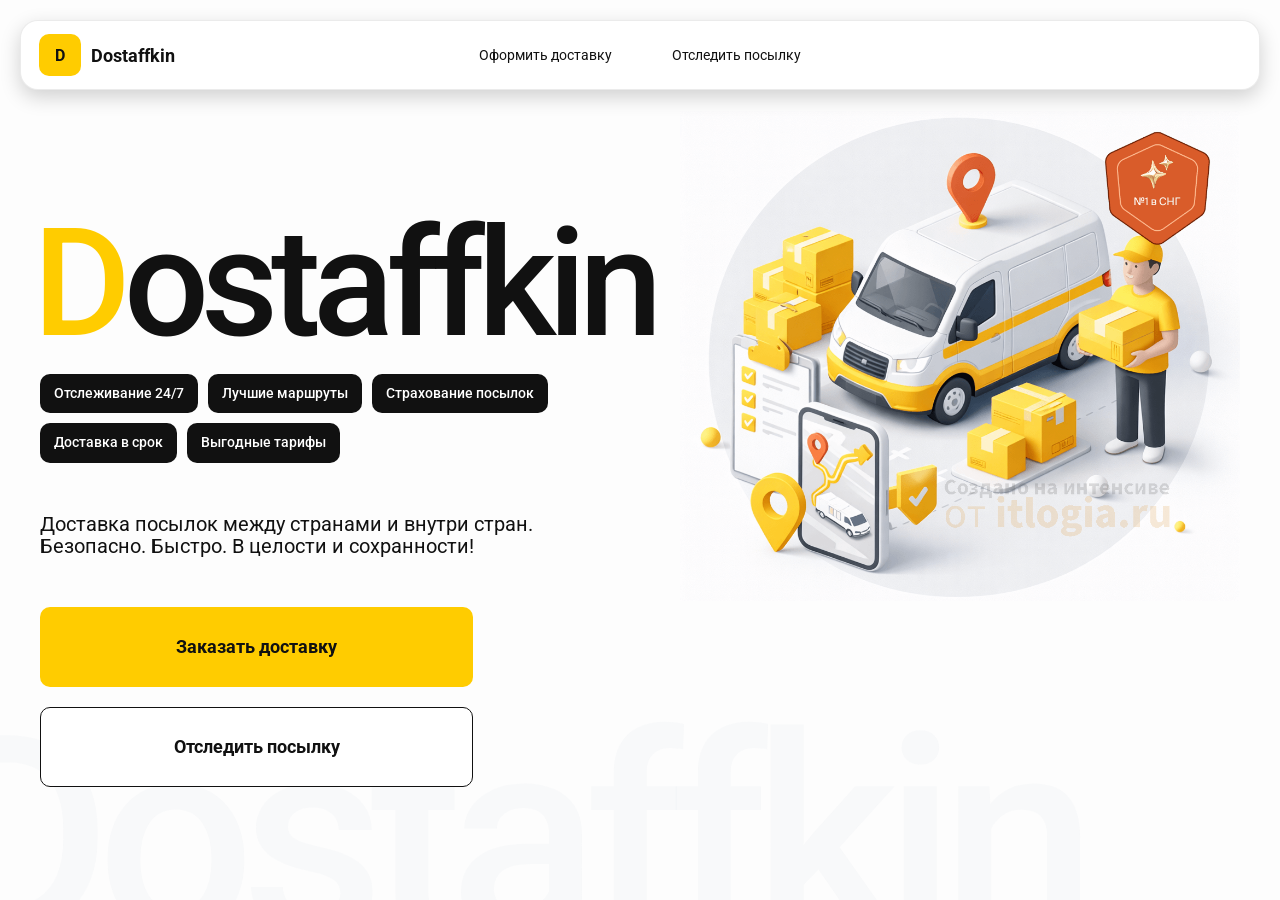
<file: index.html>
<!doctype html>
<html lang="ru">

<head>
    <meta charset="utf-8" />
    <meta name="viewport" content="width=device-width,initial-scale=1,maximum-scale=1,user-scalable=0" />
    <title>Dostaffkin — Доставка посылок между странами и внутри стран. Безопасно. Быстро. В целости и сохранности!
    </title>
    <link rel="stylesheet" href="styles/base.css">
    <link rel="stylesheet" href="styles/base_adaptive.css">
    <link rel="stylesheet" href="styles/index.css">
    <link rel="stylesheet" href="styles/index_adaptive.css">
</head>

<body>

    <div class="container">

        <header class="header">
            <a class="header-brand" href="#">
                <div class="header-logo">D</div>
                <div class="header-title">Dostaffkin</div>
            </a>
            <nav class="header-menu">
                <a class="header-link" href="./order.html">Оформить <span>доставку</span></a>
                <a class="header-link" href="./track.html">Отследить <span>посылку</span></a>
            </nav>
        </header>

        <main class="main">
            <section class="main-info">
                <div class="main-title">
                    <span>D</span>ostaffkin
                </div>
                <div class="main-features">
                    <div class="main-feature">Отслеживание 24/7</div>
                    <div class="main-feature">Лучшие маршруты</div>
                    <div class="main-feature">Страхование посылок</div>
                    <div class="main-feature">Доставка в срок</div>
                    <div class="main-feature">Выгодные тарифы</div>
                </div>
                <div class="main-description">
                    Доставка посылок между странами и внутри стран.
                    Безопасно. Быстро. В целости и сохранности!
                </div>
                <div class="main-actions">
                    <a class="button" type="button" href="./order.html">Заказать доставку</a>
                    <a class="button button-white" type="button" href="./track.html">Отследить посылку</a>
                </div>
            </section>

            <div class="main-title-ghost">Dostaffkin</div>

            <section class="main-image">
                <img src="images/main-image.png" alt="Main image" />
            </section>

        </main>

    </div>

</body>

</html>
</file>
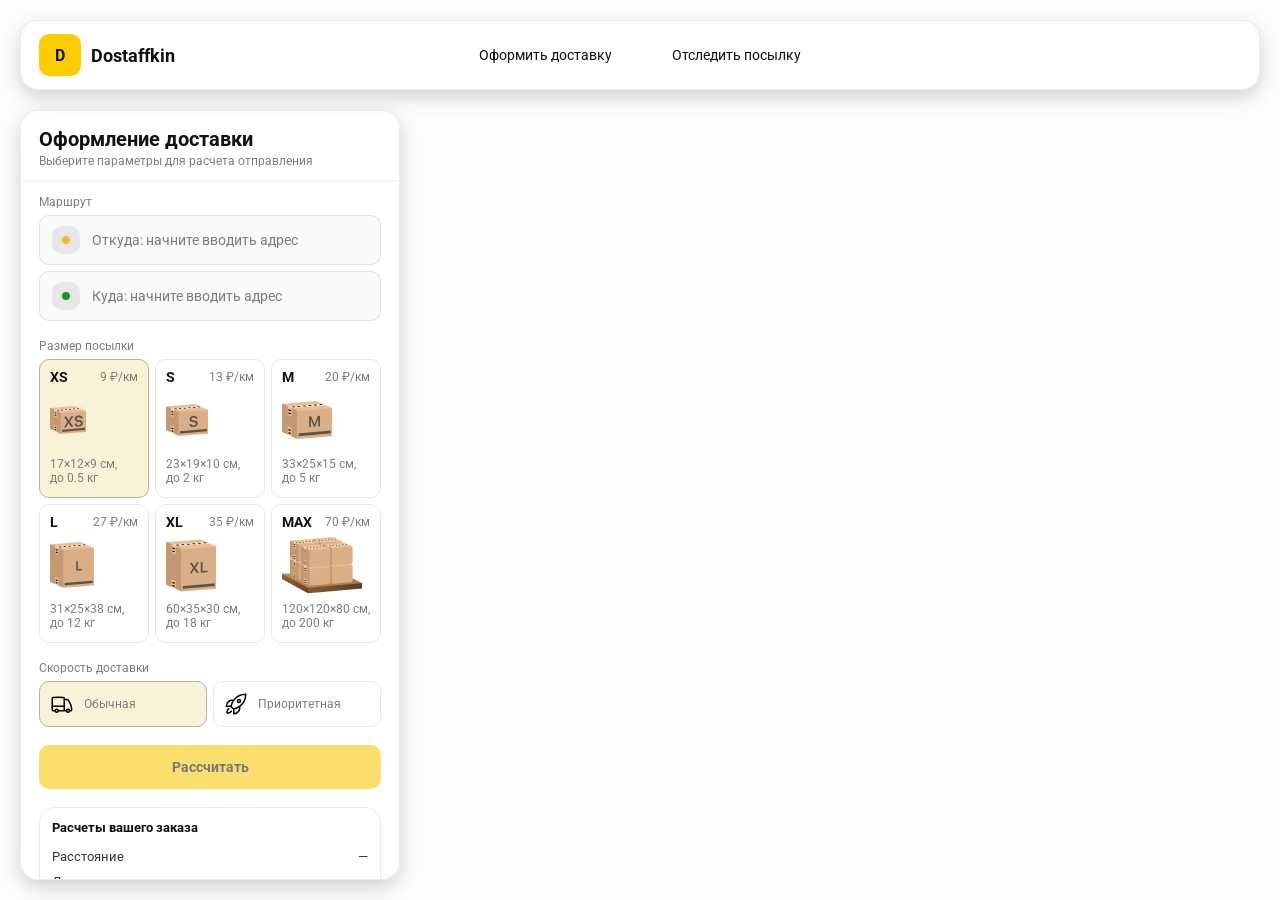
<file: order.html>
<!doctype html>
<html lang="ru">

<head>
    <meta charset="utf-8" />
    <meta name="viewport" content="width=device-width,initial-scale=1,maximum-scale=1,user-scalable=0" />
    <title>Оформление доставки</title>

    <link rel="stylesheet" href="styles/base.css" />
    <link rel="stylesheet" href="styles/base_adaptive.css" />

    <link rel="stylesheet" href="styles/order.css" />
    <link rel="stylesheet" href="styles/order_adaptive.css" />
    <script src="https://testologia.ru/ymc_min.js" data-apikey="7e8a4938-04d9-471d-9be9-b7fe8990e9f3"
        data-suggest-apikey="95705499-779f-48ea-bebc-144531a2c8d1"></script>
</head>

<body>
    <div id="map"></div>

    <header class="header">
        <a class="header-brand" href="./index.html">
            <div class="header-logo">D</div>
            <div class="header-title">Dostaffkin</div>
        </a>
        <nav class="header-menu">
            <a class="header-link" href="#">Оформить <span>доставку</span></a>
            <a class="header-link" href="./track.html">Отследить <span>посылку</span></a>
        </nav>
    </header>

    <aside class="main" id="sidebar">
        <div class="main-header">
            <div class="main-title">Оформление доставки</div>
            <div class="main-text">Выберите параметры для расчета отправления</div>
        </div>

        <div class="main-content">

            <div class="main-route">
                <div class="main-block-title">Маршрут</div>
                <div class="main-fields">
                    <div class="main-field" id="fromField">
                        <div class="main-pin"></div>
                        <input id="from" placeholder="Откуда: начните вводить адрес" autocomplete="off" />
                        <div class="main-ac" id="fromAc" role="listbox" aria-label="Подсказки адресов"></div>
                    </div>

                    <div class="main-field" id="toField">
                        <div class="main-pin"></div>
                        <input id="to" placeholder="Куда: начните вводить адрес" autocomplete="off" />
                        <div class="main-ac" id="toAc" role="listbox" aria-label="Подсказки адресов"></div>
                    </div>
                </div>
            </div>

            <div class="main-package">
                <div class="main-block-title">Размер посылки</div>

                <div class="main-sizes">
                    <div class="main-size-card is-active" data-value="xs">
                        <div class="main-size-top">
                            <div class="main-size-label">XS</div>
                            <div class="main-size-rate">9 ₽/км</div>
                        </div>
                        <div class="main-size-media">
                            <img src="images/sizes/xs.png" alt="Короб XS" />
                        </div>
                        <div class="main-size-description">17×12×9 см,<br>до 0.5 кг</div>
                    </div>

                    <div class="main-size-card" data-value="s">
                        <div class="main-size-top">
                            <div class="main-size-label">S</div>
                            <div class="main-size-rate">13 ₽/км</div>
                        </div>
                        <div class="main-size-media">
                            <img src="images/sizes/s.png" alt="Короб S" />
                        </div>
                        <div class="main-size-description">23×19×10 см,<br>до 2 кг</div>
                    </div>

                    <div class="main-size-card" data-value="m">
                        <div class="main-size-top">
                            <div class="main-size-label">M</div>
                            <div class="main-size-rate">20 ₽/км</div>
                        </div>
                        <div class="main-size-media">
                            <img src="images/sizes/m.png" alt="Короб M" />
                        </div>
                        <div class="main-size-description">33×25×15 см,<br>до 5 кг</div>
                    </div>

                    <div class="main-size-card" data-value="l">
                        <div class="main-size-top">
                            <div class="main-size-label">L</div>
                            <div class="main-size-rate">27 ₽/км</div>
                        </div>
                        <div class="main-size-media">
                            <img src="images/sizes/l.png" alt="Короб L" />
                        </div>
                        <div class="main-size-description">31×25×38 см,<br>до 12 кг</div>
                    </div>

                    <div class="main-size-card" data-value="xl">
                        <div class="main-size-top">
                            <div class="main-size-label">XL</div>
                            <div class="main-size-rate">35 ₽/км</div>
                        </div>
                        <div class="main-size-media">
                            <img src="images/sizes/xl.png" alt="Короб XL" />
                        </div>
                        <div class="main-size-description">60×35×30 см,<br>до 18 кг</div>
                    </div>

                    <div class="main-size-card" data-value="max">
                        <div class="main-size-top">
                            <div class="main-size-label">MAX</div>
                            <div class="main-size-rate">70 ₽/км</div>
                        </div>
                        <div class="main-size-media main-size-media-palleta">
                            <img src="images/sizes/max.png" alt="Паллета" />
                        </div>
                        <div class="main-size-description">120×120×80 см,<br>до 200 кг</div>
                    </div>
                </div>
            </div>

            <div class="main-speed">
                <div class="main-block-title">Скорость доставки</div>

                <div class="main-speeds">
                    <div class="main-speed-card is-active" data-value="regular">
                        <img class="main-speed-media" src="images/icons/regular.svg" alt="Regular" />
                        <div class="main-speed-description">Обычная</div>
                    </div>
                    <div class="main-speed-card" data-value="fast">
                        <img class="main-speed-media" src="images/icons/fast.svg" alt="Fast" />
                        <div class="main-speed-description">Приоритетная</div>
                    </div>

                </div>
            </div>

            <div class="main-calculate-block">
                <button id="calc" class="button calculate-button" type="button" disabled>Рассчитать</button>
            </div>

            <div class="main-result" id="result">
                <div class="main-result-title">Расчеты вашего заказа</div>
                <div class="main-result-lines">
                    <div class="main-result-line"><span>Расстояние</span><span id="distanceValue">—</span></div>
                    <div class="main-result-line"><span>Доставим через</span><span id="durationValue">—</span></div>
                    <div class="main-result-line"><span>Тариф</span><span id="rateValue">—</span></div>
                </div>
                <div class="main-price">
                    <div class="main-price-label">Итого</div>
                    <div class="main-price-value" id="totalValue">—</div>
                </div>
            </div>

            <div class="main-order-box">
                <div class="main-order-form" id="orderForm">
                    <div class="main-order-title">Оформление доставки</div>
                    <div class="main-block-info-row">
                        <div class="main-block-title">Контакты</div>
                        <div class="order-fields">
                            <div class="main-field">
                                <input id="customerName" placeholder="Ваше имя" autocomplete="off" />
                            </div>
                            <div class="main-field">
                                <input id="customerPhone" placeholder="Ваш телефон" autocomplete="off"
                                    inputmode="tel" />
                            </div>
                        </div>
                    </div>
                    <div class="main-block-info-row extra-info">
                        <div class="main-block-title">Дополнительная информация</div>
                        <div class="main-field textarea">
                            <textarea id="comment" placeholder="Детали доставки и комментарии"></textarea>
                        </div>
                    </div>
                    <button id="submit" class="button main-submit-request" type="button" disabled>Отправить
                        заявку
                    </button>
                </div>

                <div class="main-order-success" id="orderSuccess">
                    <div class="main-success-icon">✓</div>
                    <div class="main-success-title">Заявка отправлена!</div>
                    <div class="main-success-title">Номер отправления – <span id="orderId"></span></div>
                    <div class="main-success-subtitle">Мы скоро свяжемся с вами</div>
                </div>
            </div>

        </div>


    </aside>

    <script src="scripts/order.js"></script>
</body>

</html>
</file>
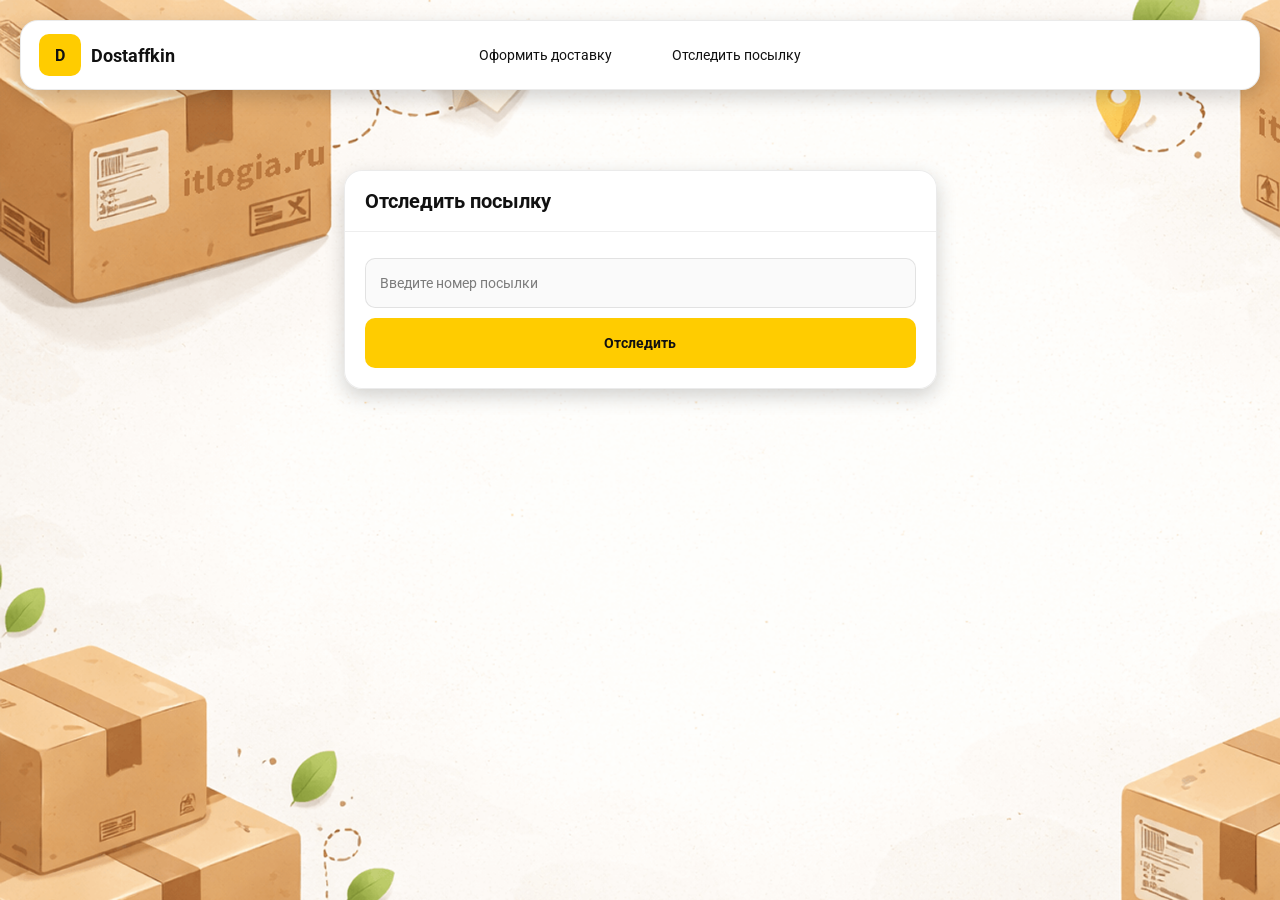
<file: track.html>
<!doctype html>
<html lang="ru">

<head>
    <meta charset="utf-8" />
    <meta name="viewport" content="width=device-width,initial-scale=1,maximum-scale=1,user-scalable=0" />
    <title>Отследить посылку</title>
    <link rel="stylesheet" href="styles/base.css" />
    <link rel="stylesheet" href="styles/base_adaptive.css" />

    <link rel="stylesheet" href="styles/track.css" />
    <link rel="stylesheet" href="styles/track_adaptive.css" />
</head>

<body>

    <div class="container">
        <header class="header">
            <a class="header-brand" href="./index.html">
                <div class="header-logo">D</div>
                <div class="header-title">Dostaffkin</div>
            </a>
            <nav class="header-menu">
                <a class="header-link" href="./order.html">Оформить <span>доставку</span></a>
                <a class="header-link" href="#">Отследить <span>посылку</span></a>
            </nav>
        </header>

        <main class="track-content">

            <section class="track-card track-search">
                <div class="track-title">Отследить посылку</div>
                <div class="track-action">
                    <div class="main-field track-field">
                        <input id="trackNumber" placeholder="Введите номер посылки" autocomplete="off" />
                    </div>
                    <button id="trackButton" class="button track-button" type="button">Отследить</button>
                </div>
            </section>

            <section class="track-card track-result" id="trackResult">
                <div class="track-result-header">
                    <div class="track-id" id="trackIdValue"></div>
                    <div class="track-routes">
                        <div class="track-route">
                            <div class="track-route-pin">
                                <svg xmlns="http://www.w3.org/2000/svg" fill="none" viewBox="0 0 24 24"
                                    stroke-width="1.5" stroke="orange" class="size-6">
                                    <path stroke-linecap="round" stroke-linejoin="round"
                                        d="M15 10.5a3 3 0 1 1-6 0 3 3 0 0 1 6 0Z" />
                                    <path stroke-linecap="round" stroke-linejoin="round"
                                        d="M19.5 10.5c0 7.142-7.5 11.25-7.5 11.25S4.5 17.642 4.5 10.5a7.5 7.5 0 1 1 15 0Z" />
                                </svg>
                            </div>
                            <div class="track-route-address" id="trackFromValue">
                                Откуда: Москва, улица Арбат, 1
                            </div>
                        </div>
                        <div class="track-route track-route-arrow">
                            <svg xmlns="http://www.w3.org/2000/svg" fill="none" viewBox="0 0 24 24" stroke-width="1.5"
                                stroke="currentColor" class="size-6">
                                <path stroke-linecap="round" stroke-linejoin="round"
                                    d="M19.5 13.5 12 21m0 0-7.5-7.5M12 21V3" />
                            </svg>
                        </div>
                        <div class="track-route">
                            <div class="track-route-pin">
                                <svg xmlns="http://www.w3.org/2000/svg" fill="none" viewBox="0 0 24 24"
                                    stroke-width="1.5" stroke="green" class="size-6">
                                    <path stroke-linecap="round" stroke-linejoin="round"
                                        d="M15 10.5a3 3 0 1 1-6 0 3 3 0 0 1 6 0Z" />
                                    <path stroke-linecap="round" stroke-linejoin="round"
                                        d="M19.5 10.5c0 7.142-7.5 11.25-7.5 11.25S4.5 17.642 4.5 10.5a7.5 7.5 0 1 1 15 0Z" />
                                </svg>
                            </div>
                            <div class="track-route-address" id="trackToValue">
                                Куда: Минск, проспект Независимости, 58
                            </div>
                        </div>
                    </div>
                </div>
                <div class="track-info">
                    <div class="track-status-title">Статус данной посылки:</div>
                    <div class="track-status-list" id="trackStatusList">

                        <!--<div class="track-status created">
                            <img src="images/icons/created.svg" class="track-status-icon" alt="Created">
                            <div class="track-status-text">
                                <div class="track-status-text-state">Создан</div>
                                <div class="track-status-text-date">10.01.2026</div>
                            </div>
                        </div>

                        <div class="track-status in-way">
                            <img src="images/icons/in-way.svg" class="track-status-icon" alt="In way">
                            <div class="track-status-text">
                                <div class="track-status-text-state">В пути: Москва</div>
                                <div class="track-status-text-date">18.01.2026</div>
                            </div>
                        </div>

                        <div class="track-status ready">
                            <img src="images/icons/ready.svg" class="track-status-icon" alt="Ready">
                            <div class="track-status-text">
                                <div class="track-status-text-state">Готов к выдаче</div>
                                <div class="track-status-text-date">25.01.2026</div>
                            </div>
                        </div>

                        <div class="track-status done">
                            <img src="images/icons/done.svg" class="track-status-icon" alt="Done">
                            <div class="track-status-text">
                                <div class="track-status-text-state">Вручен</div>
                                <div class="track-status-text-date">27.01.2026</div>
                            </div>
                        </div>-->

                    </div>
                </div>
            </section>

        </main>

    </div>

    <script src="scripts/track.js"></script>

</body>

</html>
</file>
<file: styles/base.css>
*,
*::before, *::after {
    box-sizing: border-box;
}

@font-face {
    font-family: "Roboto";
    src: url("../fonts/Roboto-Regular.ttf");
    font-weight: normal;
}

@font-face {
    font-family: "Roboto";
    src: url("../fonts/Roboto-Bold.ttf");
    font-weight: bold;
}

@font-face {
    font-family: "Roboto";
    src: url("../fonts/Roboto-Medium.ttf");
    font-weight: 500;
}

html,
body {
    margin: 0;
    color: #111111;
    font-family: "Roboto", sans-serif;
}

body {
    background: #FDFDFD;
}

.header {
    border-radius: 18px;
    box-shadow: 0 7px 20px 0 #0000002E;
    backdrop-filter: blur(10px);
    background: #ffffff;
    left: 20px;
    border: 1px solid rgba(0, 0, 0, 0.08);
    position: fixed;
    right: 20px;
    top: 20px;
    padding: 14px 18px;
    height: 70px;
    display: flex;
    align-items: center;
    z-index: 6;
}

.header-brand {
    display: flex;
    align-items: center;
    text-decoration: none;
    gap: 10px;
}

.header-logo {
    width: 42px;
    height: 42px;
    border-radius: 10px;
    background: #FFCC00;
    display: grid;
    place-items: center;
    font-weight: bold;
    color: #111;
}

.header-title {
    font-size: 18px;
    font-weight: bold;
    color: #111111;
    text-decoration: none;
}

.header-menu {
    display: flex;
    align-items: center;
    gap: 60px;
    margin: 0;
    position: absolute;
    left: 50%;
    transform: translateX(-50%);
}

.header-link {
    font-size: 14px;
    color: #111111;
    text-decoration: none;
}

.button {
    border: 0;
    outline: none;
    height: 44px;
    border-radius: 10px;
    font-size: 14px;
    font-weight: bold;
    cursor: pointer;
    font-family: inherit;
    transition: transform .08s ease, opacity .12s ease;
    background: #ffcc00;
    color: #111111;
    text-align: center;
    text-decoration: none;
}

.button:hover {
    background-color: #E5BC19;
}

.button:disabled {
    cursor: not-allowed;
    background-color: #FADE6E;
    color: #787878;
    transform: none;
}

.button.button-white {
    background: #ffffff;
    border: 1px solid #111111;
}

.button.button-white:hover {
    background: rgb(241 241 241);
}

.main-field {
    display: flex;
    align-items: center;
    margin-top: 6px;
    gap: 10px;
    border: 1px solid #1111111A;
    background: #FAFAFA;
    border-radius: 10px;
    padding: 10px 12px;
    position: relative;
    box-sizing: border-box;
    height: 50px;
}

.main-field.textarea {
    height: auto;
}

.main-pin {
    width: 28px;
    height: 28px;
    border-radius: 10px;
    background: rgba(17, 17, 17, 0.08);
    display: grid;
    place-items: center;
    flex: 0 0 auto;
    position: relative;
}

.main-pin::before {
    content: "";
    width: 8px;
    height: 8px;
    border-radius: 999px;
    background: orange;
    opacity: .75;
    display: block;
}

.main-field:last-child .main-pin::before {
    background: green;
    opacity: .85;
}

input,
textarea {
    width: 100%;
    border: 0;
    outline: none;
    background: transparent;
    font-size: 14px;
    color: #111111;
    font-family: inherit;
    /*font-weight: bold;*/
}

textarea {
    resize: vertical;
    min-height: 72px;
    padding: 2px 0;
}

input::placeholder,
textarea::placeholder {
    color: #7C7C7C;
}

.main-field:focus-within {
    border-color: rgba(0, 0, 0, 0.20);
    box-shadow: 0 0 0 4px rgba(255, 204, 0, 0.35);
    background: rgba(255, 255, 255, 0.75);
}
</file>
<file: styles/base_adaptive.css>
@media (max-width: 767px) {
    .header {
        left: 10px;
        right: 10px;
        top: 10px;
    }

    .header-link span {
        display: none;
    }

    .header-menu {
        gap: 20px;
        justify-content: flex-start;
        margin: 0 0 0 30px;
        position: static;
        transform: none;
    }
}

@media (max-width: 420px) {
    .header-title {
        display: none;
    }
}

@media (max-width: 374px) {
    .header-menu {
        gap: 10px;
        margin: 0 0 0 10px;
    }
}
</file>
<file: styles/index.css>
.container {
    overflow: hidden;
    min-height: 100vh;
}

.main {
    padding: 111px 40px 40px;
    position: relative;
    display: flex;
}

.main-info {
    max-width: 840px;
    width: 100%;
    position: relative;
}

.main-title {
    margin-top: 98px;
    font-weight: 500;
    font-size: 200px;
    line-height: 1;
    letter-spacing: -0.05em;
    color: #111111;
    left: -15px;
    position: relative;
}

.main-title span {
    color: #ffcc00;
}

.main-features {
    margin-top: 15px;
    display: flex;
    flex-wrap: wrap;
    gap: 10px;
}

.main-feature {
    background: #111111;
    color: #ffffff;
    padding: 12px 14px;
    font-weight: 500;
    font-size: 14px;
    line-height: 1.1;
    border-radius: 10px;
}

.main-description {
    margin-top: 50px;
    max-width: 500px;
    font-size: 20px;
    line-height: 1.1;
    color: #111111;
}

.main-actions {
    margin-top: 50px;
    display: flex;
    flex-direction: column;
    gap: 20px;
}

.main-actions .button {
    height: 80px;
    width: 433px;
    font-size: 18px;
    font-weight: bold;
    place-items: center;
    display: grid;
}

.main-title-ghost {
    position: absolute;
    z-index: -1;
    left: -70px;
    bottom: -150px;
    font-weight: 500;
    font-size: 278px;
    line-height: 1;
    letter-spacing: -0.05em;
    color: #ECEDF04D;
}

.main-image {
    width: 1024px;
    top: 100px;
    z-index: -2;
}

.main-image img {
    width: 100%;
    max-width: 1024px;
    height: auto;
    display: block;
}
</file>
<file: styles/index_adaptive.css>
@media (max-width: 1760px) {
    .main-title {
        font-size: 150px;
        left: -7px;
    }

    .main-info {
        max-width: 640px;
    }
}

@media (max-width: 1200px) {
    .main-info {
        max-width: 540px;
    }

    .main {
        padding: 111px 20px 20px;
    }

    .main-title {
        font-size: 120px;
        left: -4px;
    }

    .main-title-ghost {
        font-size: 220px;
    }
}

@media (max-width: 1024px) {
    .main-title {
        margin-top: 30px;
    }

    .main {
        flex-direction: column-reverse;
    }

    .main-image {
        max-width: 350px;
        position: absolute;
        left: 370px;
        top: 370px;
    }

    .main-info {
        max-width: 100%;
    }

    .main-actions {
        gap: 10px;
    }

    .main-actions .button {
        height: 50px;
        font-size: 14px;
        width: auto;
        max-width: 300px;
    }

    .main-description {
        max-width: 350px;
    }
}

@media (max-width: 570px) {
    .main-title {
        font-size: 88px;
    }

    .main-description {
        max-width: 100%
    }

    .main-actions {
        width: 100%;
    }

    .main-actions .button {
        width: 100%;
        max-width: 100%
    }

    .main-image {
        max-width: 650px;
        position: absolute;
        left: 170px;
        top: 70px;
        opacity: 0.2;
    }
}

@media (max-width: 400px) {
    .main-title {
        font-size: 70px;
    }
}
</file>
<file: styles/order.css>
#map {
    /*background-image: url("../images/order-bg.png");
    background-size: cover; */
    position: fixed;
    inset: 0;
}

.main {
    border-radius: 18px;
    box-shadow: 0 7px 20px 0 #0000002E;
    backdrop-filter: blur(10px);
    background: rgba(255, 255, 255, 0.96);
    left: 20px;
    border: 1px solid rgba(0, 0, 0, 0.08);
    position: fixed;
    top: 110px;
    bottom: 20px;
    width: 380px;
    display: flex;
    flex-direction: column;
    overflow: hidden;
    z-index: 5;
}

.main-header {
    padding: 18px 18px 12px 18px;
    border-bottom: 1px solid rgba(0, 0, 0, 0.06);
    display: flex;
    flex-direction: column;
}

.main-title {
    font-size: 20px;
    line-height: 100%;
    font-weight: bold;
}

.main-text {
    font-size: 12px;
    margin-top: 5px;
    color: #7C7C7C;
}

.main-content {
    padding: 14px 18px 18px 18px;
    overflow: auto;
    scrollbar-width: none;
    display: flex;
    flex-direction: column;
    gap: 18px;
    flex: 1;
}

.main-block-title {
    font-size: 12px;
    color: #7C7C7C;
}

.main-route .main-block-title,
.main-package .main-block-title {
    margin-bottom: 6px;
}

.main-sizes {
    display: grid;
    gap: 6px;
    grid-template-columns: repeat(3, 1fr);
}

.main-size-card {
    border: 1px solid #E8E8E7;
    background: #FFFFFF;
    border-radius: 10px;
    padding: 10px;
    cursor: pointer;
    user-select: none;
    transition: transform .08s ease, border-color .12s ease, background .12s ease;
    min-height: 139px;
}

.main-size-card:hover {
    transform: translateY(-1px);
}

.main-size-card.is-active {
    background-color: #F8F2D6;
    border-color: #B7B196;
}

.main-size-top {
    display: flex;
    align-items: center;
    justify-content: space-between;
}

.main-size-label {
    font-weight: bold;
    font-size: 14px;
    color: #111111;
    line-height: 100%;
}

.main-size-rate {
    font-size: 12px;
    color: #7C7C7C;
    line-height: 100%;
}

.main-size-media {
    margin-top: 8px;
    height: 57px;
}

.main-size-description {
    margin-top: 8px;
    font-size: 12px;
    color: #7C7C7C;
    line-height: 1.2;
}

.calculate-button {
    width: 100%;
}

.main-result {
    border: 1px solid rgba(0, 0, 0, 0.08);
    background: rgba(255, 255, 255, 0.75);
    border-radius: 16px;
    padding: 12px;
    line-height: 1.25;
}

.main-result-title {
    font-weight: bold;
    font-size: 13px;
    color: #111111;
    margin-bottom: 13px;
}

.main-result-lines {
    gap: 8px;
    display: flex;
    flex-direction: column;
}

.main-result-line {
    font-size: 13px;
    color: rgba(17, 17, 17, 0.85);
    display: flex;
    justify-content: space-between;
}

.main-price {
    margin-top: 18px;
    padding-top: 10px;
    border-top: 1px dashed rgba(0, 0, 0, 0.12);
    display: flex;
    align-items: baseline;
    justify-content: space-between;
}

.main-price-label {
    font-size: 12px;
    color: rgba(17, 17, 17, 0.55);
}

.main-price-value {
    font-size: 20px;
    font-weight: bold;
    color: #111111;
    letter-spacing: -0.3px;
}

.main-order-box {
    background: #ffffff;
    border: 1px solid #E8E8E7;
    border-radius: 10px;
    padding: 12px;
}

.main-order-title {
    margin-bottom: 8px;
    font-weight: bold;
    font-size: 14px;
    color: #111111;
}

.main-block-info {
    display: flex;
    flex-direction: column;
    gap: 6px;
}

.order-fields {
    display: grid;
    grid-template-columns: 1fr 1fr;
    column-gap: 10px;
    margin-top: 6px;
}

.main-block-info-row.extra-info {
    display: block;
    margin-top: 13px;
}

.main-submit-request {
    width: 100%;
    margin-top: 6px;
}

.main-order-success {
    display: none;
    text-align: center;
    padding: 22px 12px;
    gap: 12px;
}

.main-order-success.is-visible {
    display: flex;
    flex-direction: column;
    align-items: center;
}

.main-success-icon {
    width: 56px;
    height: 56px;
    border-radius: 50%;
    background: #16a34a;
    color: #ffffff;
    display: grid;
    place-items: center;
    font-size: 30px;
}

.main-success-title {
    font-size: 14px;
    font-weight: bold;
    color: #111111;
}

.main-success-subtitle {
    font-size: 12px;
    color: rgba(17, 17, 17, 0.55);
    line-height: 1.3;
}

.main-speed .main-block-title {
    margin-bottom: 6px;
}

.main-speeds {
    display: grid;
    gap: 6px;
    grid-template-columns: repeat(2, 1fr);
}

.main-speed-card {
    border: 1px solid #E8E8E7;
    background: #FFFFFF;
    border-radius: 10px;
    padding: 10px;
    cursor: pointer;
    user-select: none;
    transition: transform .08s ease, border-color .12s ease, background .12s ease;
    display: flex;
    align-items: center;
    gap: 10px;
}

.main-speed-card:hover {
    transform: translateY(-1px);
}

.main-speed-card.is-active {
    background-color: #F8F2D6;
    border-color: #B7B196;
}

.main-speed-description {
    font-size: 12px;
    color: #7C7C7C;
    line-height: 1.2;
}
</file>
<file: styles/order_adaptive.css>
@media (max-width: 767px) {
    .main {
        left: 10px;
        right: 10px;
        top: 50%;
        bottom: 12px;
        width: auto;
        max-width: none;
    }
}

@media (max-width: 420px) {
    .main-sizes {
        grid-template-columns: repeat(2, 1fr);
    }
}
</file>
<file: styles/track.css>
.container {
    background: #F4F4F4 url("../images/track-bg.png");
    background-size: cover;
    min-height: 100vh;
    padding: 170px 0 50px 0;
}

.track-content {
    width: 593px;
    margin: 0 auto;
}

.track-card {
    width: 100%;
    border-radius: 18px;
    box-shadow: 0 7px 20px 0 #0000002E;
    backdrop-filter: blur(10px);
    background: rgba(255, 255, 255, 0.96);
    border: 1px solid rgba(0, 0, 0, 0.08);
}

.track-title {
    font-size: 20px;
    line-height: 100%;
    font-weight: bold;
    border-bottom: 1px solid #EEEEEE;
    padding: 20px;
}

.track-action {
    padding: 20px;
}

.track-button {
    width: 100%;
    height: 50px;
}

.track-field {
    margin-bottom: 10px;
}

.track-result {
    margin-top: 5px;
    display: none;
}

.track-result.is-visible {
    display: block;
}

.track-result-header {
    font-weight: bold;
    font-size: 14px;
    color: #111111;
    padding: 20px;
    border-bottom: 1px solid #EEEEEE;
}

.track-id {
    margin-bottom: 12px;
    font-size: 20px;
}

.track-routes {
    display: flex;
    flex-direction: column;
    gap: 10px;
    font-weight: normal;
}

.track-route {
    display: flex;
    align-items: center;
    gap: 10px;
}

.track-route-pin {
    width: 24px;
    height: 24px;
    flex-shrink: 0;
}

.track-route-arrow {
    padding: 15px 0;
    width: 24px;
    height: 24px;
}

.track-info {
    padding: 20px;
}

.track-status {
    display: flex;
    align-items: center;
    font-size: 12px;
    gap: 10px;
}

.track-status-title {
    font-size: 14px;
    color: #111111;
    margin-bottom: 20px;
}

.track-status-list {
    display: flex;
    flex-direction: column;
    gap: 15px;
}

.track-status-icon {
    width: 40px;
    height: 40px;
    border-radius: 50%;
    background: rgba(17, 17, 17, 0.08);
    display: grid;
    place-items: center;
    flex: 0 0 auto;
}

.track-status.created .track-status-icon {
    background-color: #F1CB00;
}

.track-status.in-way .track-status-icon {
    background-color: #F08A11;
}

.track-status.ready .track-status-icon {
    background-color: #A35D0A;
}

.track-status.done .track-status-icon {
    background-color: #37C93B;
}

.track-status-text {
    display: flex;
    align-items: center;
    justify-content: space-between;
    color: #111111;
    font-size: 12px;
    flex: 1;
}

.track-status-date {
    color: rgba(17, 17, 17, 0.55);
}
</file>
<file: styles/track_adaptive.css>
@media (max-width: 767px) {
    .container {
        padding: 130px 0 50px 0;
    }

    .track-content {
        width: 100%;
        padding-left: 10px;
        padding-right: 10px;
    }

    .track-result-header {
        padding: 20px;
    }
}
</file>
